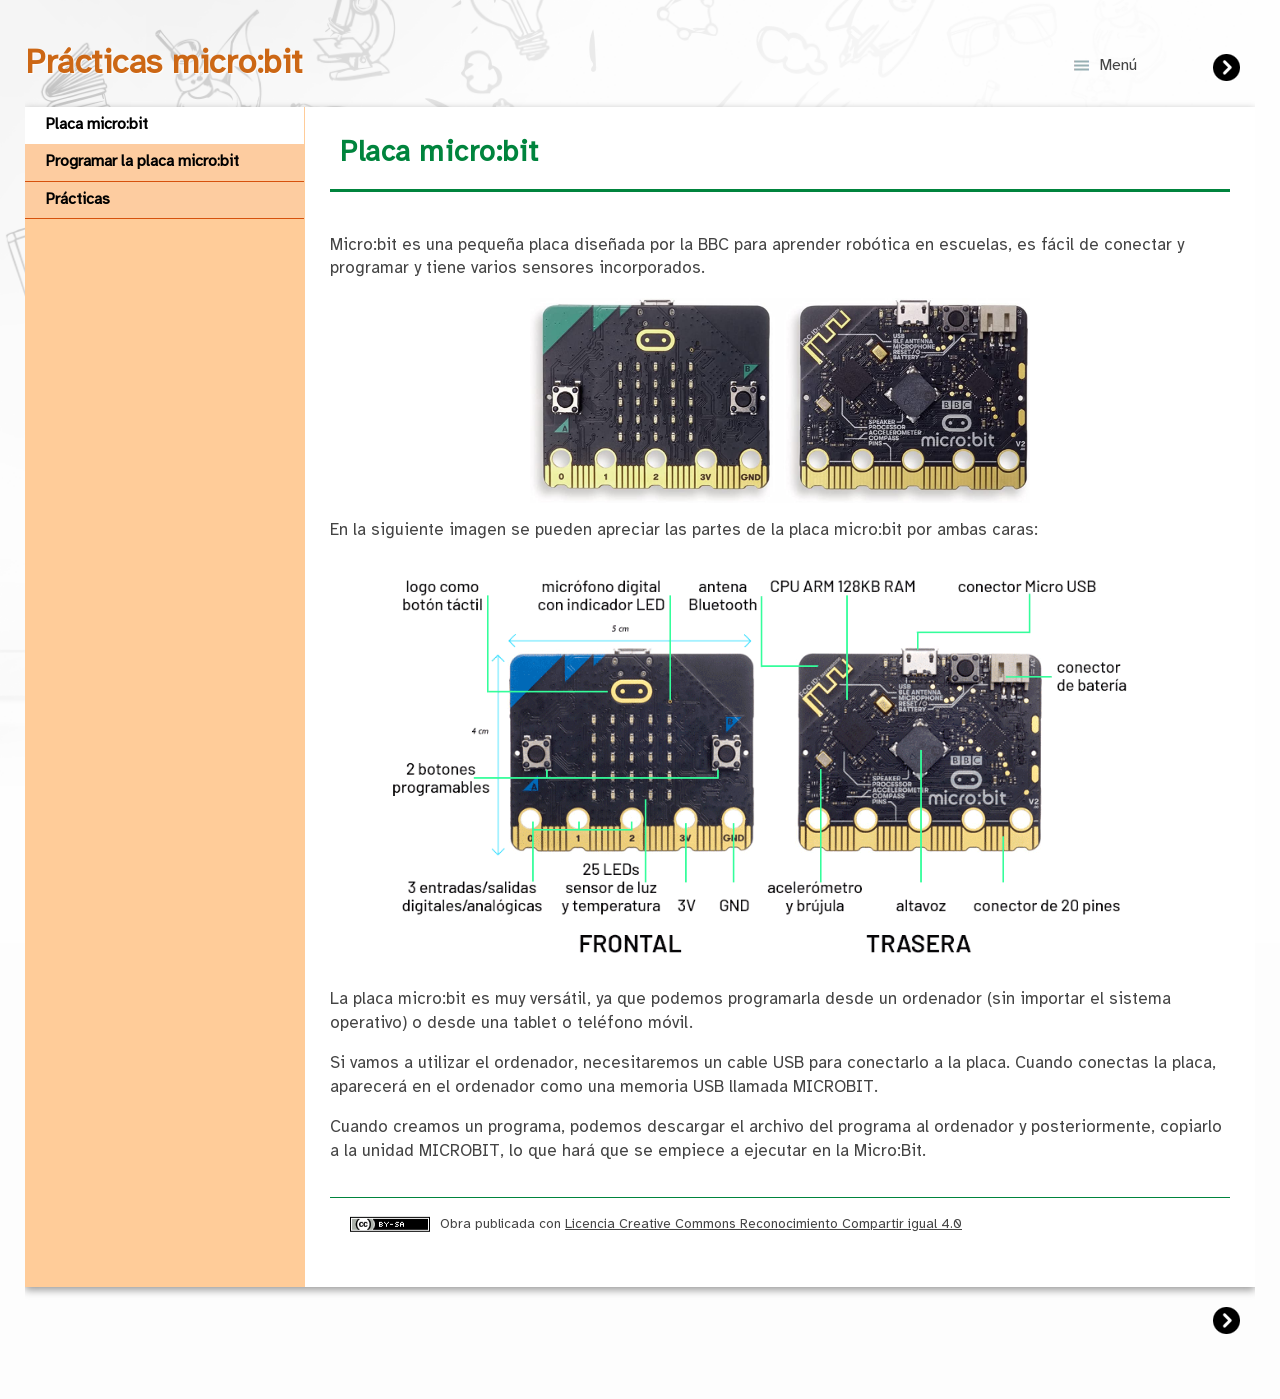
<file: index.html>
<!doctype html>
<html lang="es">
<head>
<link rel="stylesheet" type="text/css" href="base.css" />
<link rel="stylesheet" type="text/css" href="content.css" />
<link rel="stylesheet" type="text/css" href="nav.css" />
<meta http-equiv="content-type" content="text/html;  charset=utf-8" />
<title>Prácticas micro:bit </title>
<link rel="shortcut icon" href="favicon.ico" type="image/x-icon" />
<link rel="license" type="text/html" href="http://creativecommons.org/licenses/by-sa/4.0/" />
<meta name="generator" content="eXeLearning 2.7 - exelearning.net" />
<!--[if lt IE 9]><script type="text/javascript" src="exe_html5.js"></script><![endif]-->
<script type="text/javascript" src="exe_jquery.js"></script>
<script type="text/javascript" src="common_i18n.js"></script>
<script type="text/javascript" src="common.js"></script>
<meta name="viewport" content="width=device-width, initial-scale=1" />
</head>
<body class="exe-web-site" id="exe-node-0"><script type="text/javascript">document.body.className+=" js"</script>
<div id="content">
<p id="skipNav"><a href="#main" class="sr-av">Saltar la navegación</a></p>
<header id="header" ><div id="headerContent">Prácticas micro:bit</div></header>
<nav id="siteNav">
<ul>
   <li id="active"><a href="index.html" class="active daddy main-node">Placa micro:bit</a></li>
   <li><a href="programar_la_placa_microbit.html" class="no-ch">Programar la placa micro:bit</a></li>
   <li><a href="prcticas.html" class="daddy">Prácticas</a>
   <ul class="other-section">
      <li><a href="prctica_1.html" class="no-ch">Práctica 1</a></li>
      <li><a href="prctica_2.html" class="no-ch">Práctica 2</a></li>
      <li><a href="prctica_3.html" class="no-ch">Práctica 3</a></li>
   </ul>
   </li>
</ul>
</nav>
<div id='topPagination'>
<nav class="pagination noprt">
<a href="programar_la_placa_microbit.html" class="next"><span>Siguiente<span> &raquo;</span></span></a>
</nav>
</div>
<div id="main-wrapper">
<section id="main">
<header id="nodeDecoration"><h1 id="nodeTitle">Placa micro:bit</h1></header>
<article class="iDevice_wrapper textIdevice" id="id0">
<div class="iDevice emphasis0" >
<div id="ta0_114_2" class="block iDevice_content">
<div class="exe-text"><p>Micro:bit es una pequeña placa diseñada por la BBC para aprender robótica en escuelas, es fácil de conectar y programar y tiene varios sensores incorporados.</p>
<p><img src="pasted_image_0.png" style="display: block; margin-left: auto; margin-right: auto;" width="500" height="205" /></p>
<p>En la siguiente imagen se pueden apreciar las partes de la placa micro:bit por ambas caras:</p>
<p><img src="pasted_image_1.png" style="display: block; margin-left: auto; margin-right: auto;" width="800" height="412" /></p>
<p>La placa micro:bit es muy versátil, ya que podemos programarla desde un ordenador (sin importar el sistema operativo) o desde una tablet o teléfono móvil.</p>
<p>Si vamos a utilizar el ordenador, necesitaremos un cable USB para conectarlo a la placa. Cuando conectas la placa, aparecerá en el ordenador como una memoria USB llamada MICROBIT.</p>
<p>Cuando creamos un programa, podemos descargar el archivo del programa al ordenador y posteriormente, copiarlo a la unidad MICROBIT, lo que hará que se empiece a ejecutar en la Micro:Bit.</p>
<p></p></div>
</div>
</div>
</article>
<div id="packageLicense" class="cc cc-by-sa">
<p><span>Obra publicada con</span> <a rel="license" href="http://creativecommons.org/licenses/by-sa/4.0/">Licencia Creative Commons Reconocimiento Compartir igual 4.0</a></p>
</div>
</section>
</div>
<div id='bottomPagination'>
<nav class="pagination noprt">
<a href="programar_la_placa_microbit.html" class="next"><span>Siguiente<span> &raquo;</span></span></a>
</nav>
</div>
</div>
<script type="text/javascript" src="_style_js.js"></script></body></html>
</file>
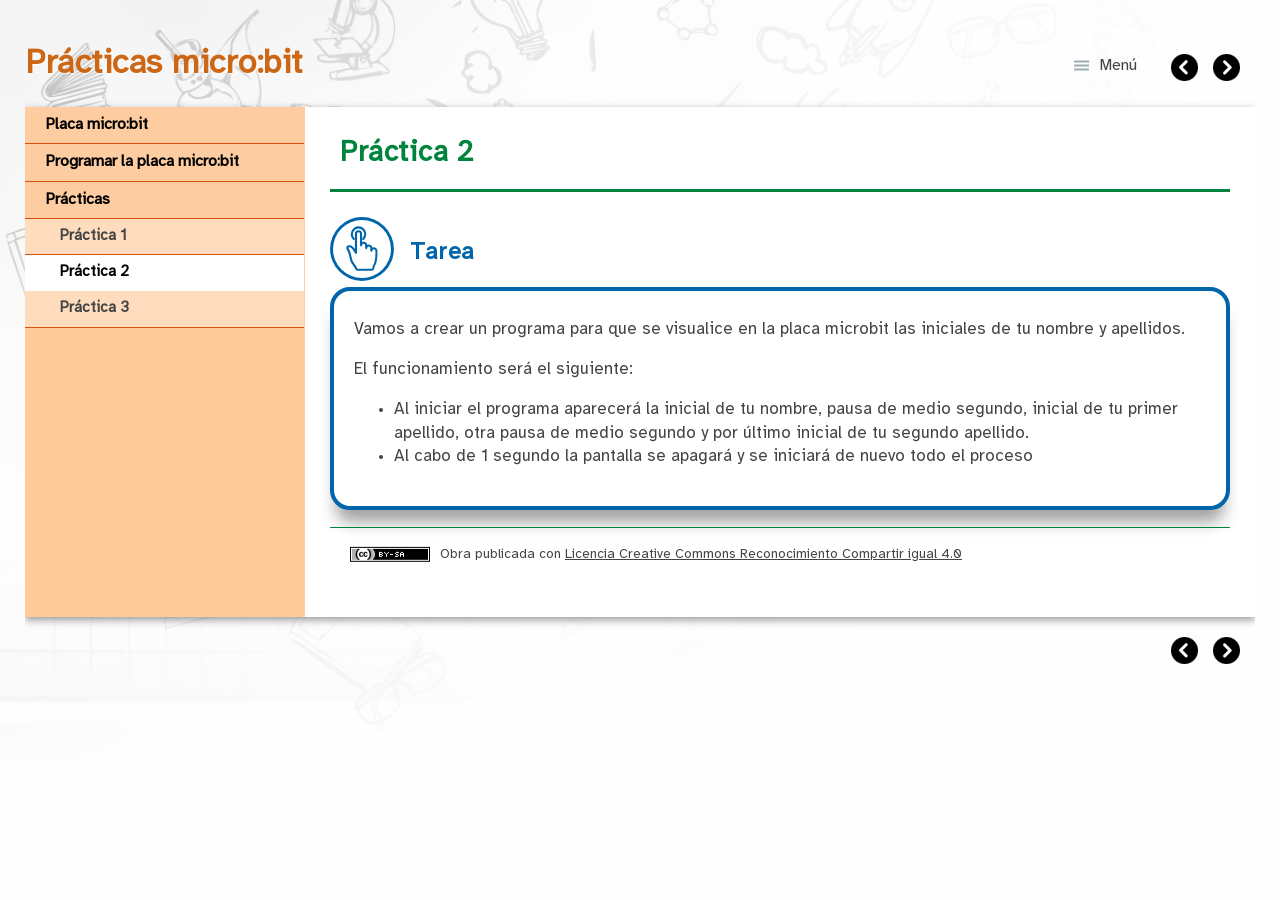
<file: prctica_2.html>
<!doctype html>
<html lang="es">
<head>
<link rel="stylesheet" type="text/css" href="base.css" />
<link rel="stylesheet" type="text/css" href="content.css" />
<link rel="stylesheet" type="text/css" href="nav.css" />
<meta http-equiv="content-type" content="text/html;  charset=utf-8" />
<title>Práctica 2 | Prácticas micro:bit </title>
<link rel="shortcut icon" href="favicon.ico" type="image/x-icon" />
<link rel="license" type="text/html" href="http://creativecommons.org/licenses/by-sa/4.0/" />
<meta name="generator" content="eXeLearning 2.7 - exelearning.net" />
<!--[if lt IE 9]><script type="text/javascript" src="exe_html5.js"></script><![endif]-->
<script type="text/javascript" src="exe_jquery.js"></script>
<script type="text/javascript" src="common_i18n.js"></script>
<script type="text/javascript" src="common.js"></script>
<meta name="viewport" content="width=device-width, initial-scale=1" />
</head>
<body class="exe-web-site" id="exe-node-3"><script type="text/javascript">document.body.className+=" js"</script>
<div id="content">
<p id="skipNav"><a href="#main" class="sr-av">Saltar la navegación</a></p>
<header id="header" ><div id="headerContent">Prácticas micro:bit</div></header>
<nav id="siteNav">
<ul>
   <li><a href="index.html" class="daddy main-node">Placa micro:bit</a></li>
   <li><a href="programar_la_placa_microbit.html" class="no-ch">Programar la placa micro:bit</a></li>
   <li class="current-page-parent"><a href="prcticas.html" class="current-page-parent daddy">Prácticas</a>
   <ul>
      <li><a href="prctica_1.html" class="no-ch">Práctica 1</a></li>
      <li id="active"><a href="prctica_2.html" class="active no-ch">Práctica 2</a></li>
      <li><a href="prctica_3.html" class="no-ch">Práctica 3</a></li>
   </ul>
   </li>
</ul>
</nav>
<div id='topPagination'>
<nav class="pagination noprt">
<a href="prctica_1.html" class="prev"><span><span>&laquo; </span>Anterior</span></a> <span class="sep">| </span><a href="prctica_3.html" class="next"><span>Siguiente<span> &raquo;</span></span></a>
</nav>
</div>
<div id="main-wrapper">
<section id="main">
<header id="nodeDecoration"><h1 id="nodeTitle">Práctica 2</h1></header>
<article class="iDevice_wrapper pblIdevice em_iDevice em_iDevice_activity" id="id3">
<div class="iDevice emphasis1" >
<header class="iDevice_header"><h1 class="iDeviceTitle">Tarea</h1></header>
<div class="iDevice_inner">
<div class="iDevice_content_wrapper">
<div id="ta3_114_2" class="block iDevice_content">
<div class="pbl-task-description"><p>Vamos a crear un programa para que se visualice en la placa microbit las iniciales de tu nombre y apellidos.</p>
<p>El funcionamiento será el siguiente:</p>
<ul>
<li>Al iniciar el programa aparecerá la inicial de tu nombre, pausa de medio segundo, inicial de tu primer apellido, otra pausa de medio segundo y por último inicial de tu segundo apellido.</li>
<li>Al cabo de 1 segundo la pantalla se apagará y se iniciará de nuevo todo el proceso</li>
</ul></div>
</div>
</div>
</div>
</div>
</article>
<div id="packageLicense" class="cc cc-by-sa">
<p><span>Obra publicada con</span> <a rel="license" href="http://creativecommons.org/licenses/by-sa/4.0/">Licencia Creative Commons Reconocimiento Compartir igual 4.0</a></p>
</div>
</section>
</div>
<div id='bottomPagination'>
<nav class="pagination noprt">
<a href="prctica_1.html" class="prev"><span><span>&laquo; </span>Anterior</span></a> <span class="sep">| </span><a href="prctica_3.html" class="next"><span>Siguiente<span> &raquo;</span></span></a>
</nav>
</div>
</div>
<script type="text/javascript" src="_style_js.js"></script></body></html>
</file>
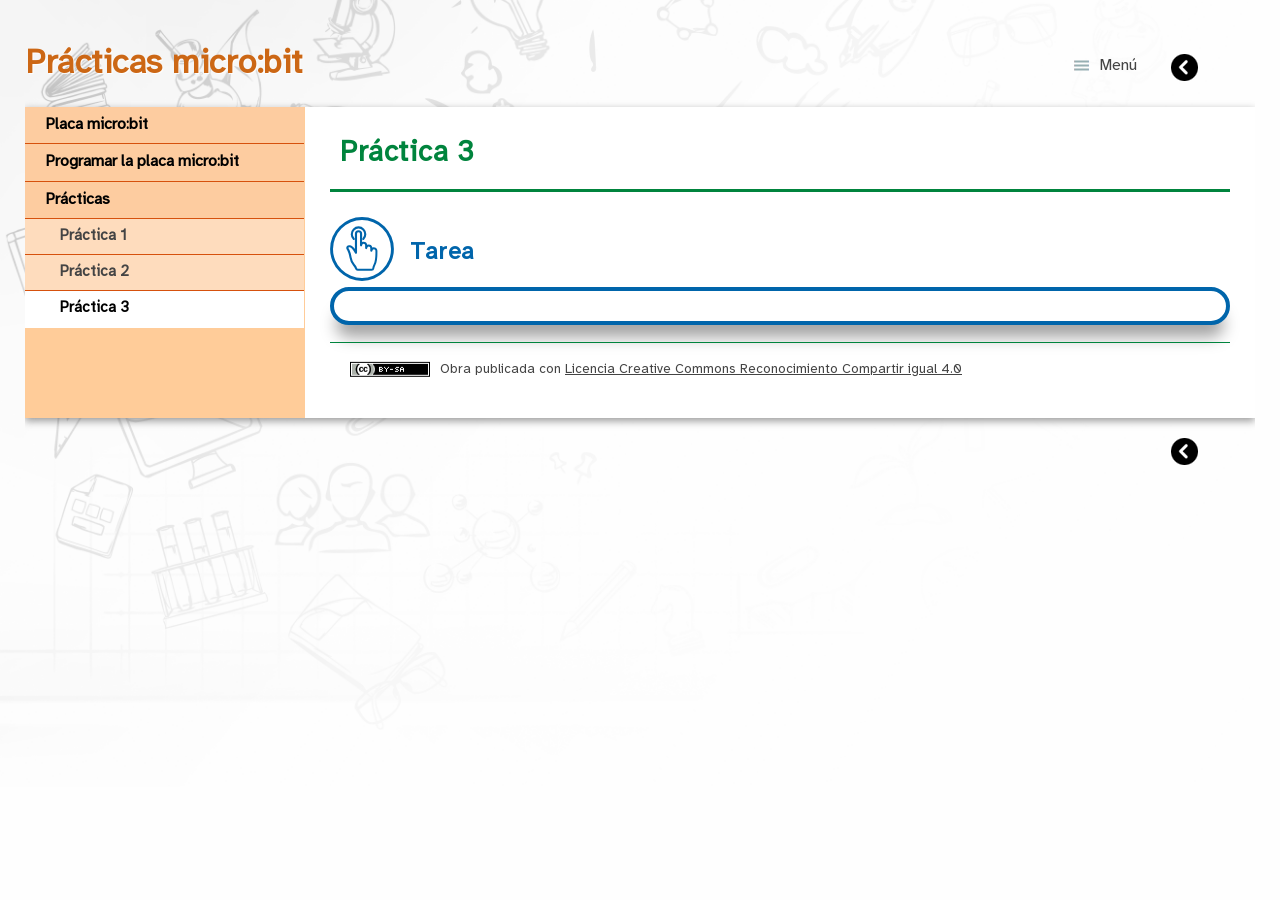
<file: prctica_3.html>
<!doctype html>
<html lang="es">
<head>
<link rel="stylesheet" type="text/css" href="base.css" />
<link rel="stylesheet" type="text/css" href="content.css" />
<link rel="stylesheet" type="text/css" href="nav.css" />
<meta http-equiv="content-type" content="text/html;  charset=utf-8" />
<title>Práctica 3 | Prácticas micro:bit </title>
<link rel="shortcut icon" href="favicon.ico" type="image/x-icon" />
<link rel="license" type="text/html" href="http://creativecommons.org/licenses/by-sa/4.0/" />
<meta name="generator" content="eXeLearning 2.7 - exelearning.net" />
<!--[if lt IE 9]><script type="text/javascript" src="exe_html5.js"></script><![endif]-->
<script type="text/javascript" src="exe_jquery.js"></script>
<script type="text/javascript" src="common_i18n.js"></script>
<script type="text/javascript" src="common.js"></script>
<meta name="viewport" content="width=device-width, initial-scale=1" />
</head>
<body class="exe-web-site" id="exe-node-4"><script type="text/javascript">document.body.className+=" js"</script>
<div id="content">
<p id="skipNav"><a href="#main" class="sr-av">Saltar la navegación</a></p>
<header id="header" ><div id="headerContent">Prácticas micro:bit</div></header>
<nav id="siteNav">
<ul>
   <li><a href="index.html" class="daddy main-node">Placa micro:bit</a></li>
   <li><a href="programar_la_placa_microbit.html" class="no-ch">Programar la placa micro:bit</a></li>
   <li class="current-page-parent"><a href="prcticas.html" class="current-page-parent daddy">Prácticas</a>
   <ul>
      <li><a href="prctica_1.html" class="no-ch">Práctica 1</a></li>
      <li><a href="prctica_2.html" class="no-ch">Práctica 2</a></li>
      <li id="active"><a href="prctica_3.html" class="active no-ch">Práctica 3</a></li>
   </ul>
   </li>
</ul>
</nav>
<div id='topPagination'>
<nav class="pagination noprt">
<a href="prctica_2.html" class="prev"><span><span>&laquo; </span>Anterior</span></a>
</nav>
</div>
<div id="main-wrapper">
<section id="main">
<header id="nodeDecoration"><h1 id="nodeTitle">Práctica 3</h1></header>
<article class="iDevice_wrapper pblIdevice em_iDevice em_iDevice_activity" id="id4">
<div class="iDevice emphasis1" >
<header class="iDevice_header"><h1 class="iDeviceTitle">Tarea</h1></header>
<div class="iDevice_inner">
<div class="iDevice_content_wrapper">
<div id="ta4_115_2" class="block iDevice_content">

</div>
</div>
</div>
</div>
</article>
<div id="packageLicense" class="cc cc-by-sa">
<p><span>Obra publicada con</span> <a rel="license" href="http://creativecommons.org/licenses/by-sa/4.0/">Licencia Creative Commons Reconocimiento Compartir igual 4.0</a></p>
</div>
</section>
</div>
<div id='bottomPagination'>
<nav class="pagination noprt">
<a href="prctica_2.html" class="prev"><span><span>&laquo; </span>Anterior</span></a>
</nav>
</div>
</div>
<script type="text/javascript" src="_style_js.js"></script></body></html>
</file>
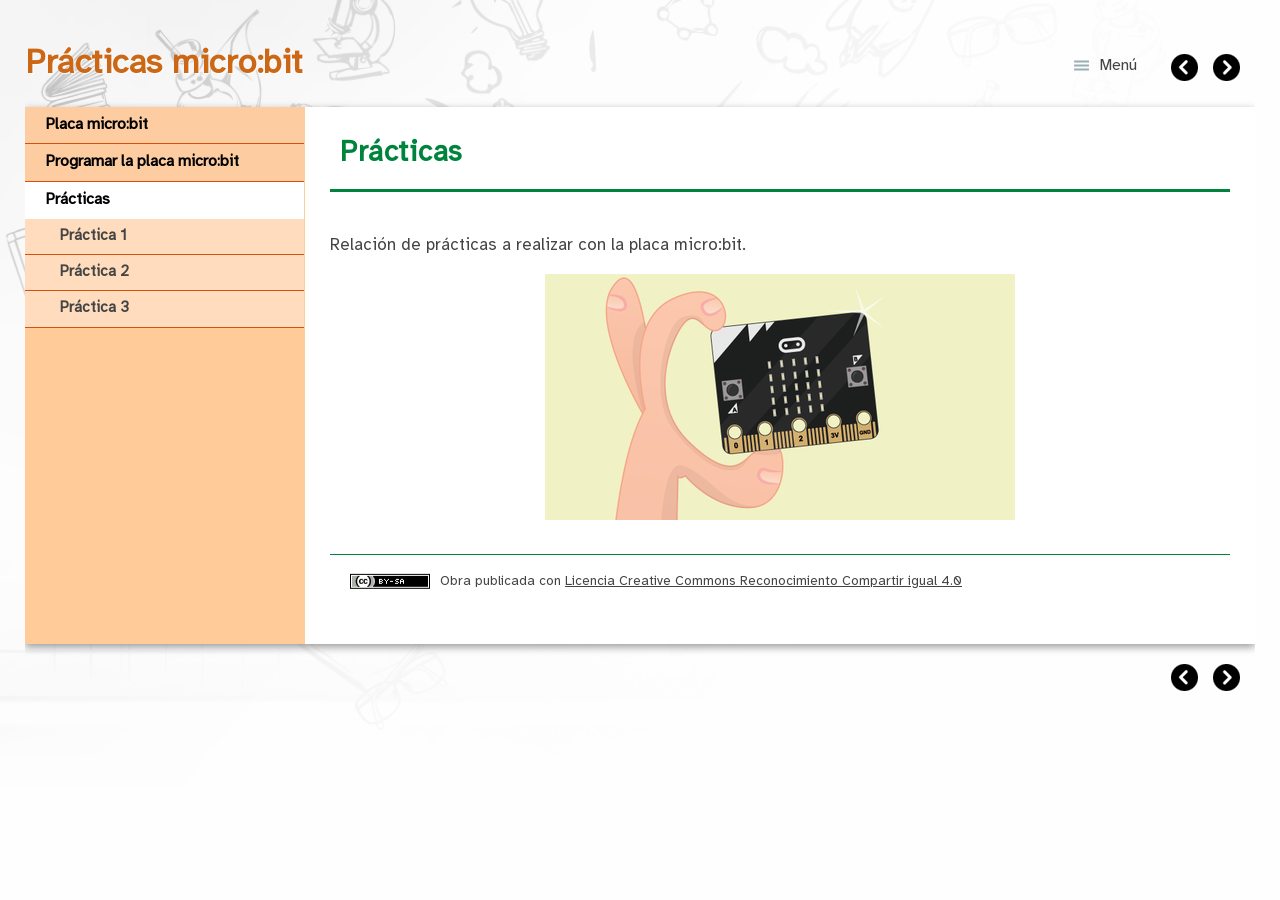
<file: prcticas.html>
<!doctype html>
<html lang="es">
<head>
<link rel="stylesheet" type="text/css" href="base.css" />
<link rel="stylesheet" type="text/css" href="content.css" />
<link rel="stylesheet" type="text/css" href="nav.css" />
<meta http-equiv="content-type" content="text/html;  charset=utf-8" />
<title>Prácticas | Prácticas micro:bit </title>
<link rel="shortcut icon" href="favicon.ico" type="image/x-icon" />
<link rel="license" type="text/html" href="http://creativecommons.org/licenses/by-sa/4.0/" />
<meta name="generator" content="eXeLearning 2.7 - exelearning.net" />
<!--[if lt IE 9]><script type="text/javascript" src="exe_html5.js"></script><![endif]-->
<script type="text/javascript" src="exe_jquery.js"></script>
<script type="text/javascript" src="common_i18n.js"></script>
<script type="text/javascript" src="common.js"></script>
<meta name="viewport" content="width=device-width, initial-scale=1" />
</head>
<body class="exe-web-site" id="exe-node-6"><script type="text/javascript">document.body.className+=" js"</script>
<div id="content">
<p id="skipNav"><a href="#main" class="sr-av">Saltar la navegación</a></p>
<header id="header" ><div id="headerContent">Prácticas micro:bit</div></header>
<nav id="siteNav">
<ul>
   <li><a href="index.html" class="daddy main-node">Placa micro:bit</a></li>
   <li><a href="programar_la_placa_microbit.html" class="no-ch">Programar la placa micro:bit</a></li>
   <li id="active"><a href="prcticas.html" class="active daddy">Prácticas</a>
   <ul>
      <li><a href="prctica_1.html" class="no-ch">Práctica 1</a></li>
      <li><a href="prctica_2.html" class="no-ch">Práctica 2</a></li>
      <li><a href="prctica_3.html" class="no-ch">Práctica 3</a></li>
   </ul>
   </li>
</ul>
</nav>
<div id='topPagination'>
<nav class="pagination noprt">
<a href="programar_la_placa_microbit.html" class="prev"><span><span>&laquo; </span>Anterior</span></a> <span class="sep">| </span><a href="prctica_1.html" class="next"><span>Siguiente<span> &raquo;</span></span></a>
</nav>
</div>
<div id="main-wrapper">
<section id="main">
<header id="nodeDecoration"><h1 id="nodeTitle">Prácticas</h1></header>
<article class="iDevice_wrapper textIdevice" id="id7">
<div class="iDevice emphasis0" >
<div id="ta7_114_2" class="block iDevice_content">
<div class="exe-text"><p>Relación de prácticas a realizar con la placa micro:bit.</p>
<p><img src="RPi_learning_Getting_Started_with_the_micro-bit.png" alt="" style="display: block; margin-left: auto; margin-right: auto;" width="470" height="246" /></p></div>
</div>
</div>
</article>
<div id="packageLicense" class="cc cc-by-sa">
<p><span>Obra publicada con</span> <a rel="license" href="http://creativecommons.org/licenses/by-sa/4.0/">Licencia Creative Commons Reconocimiento Compartir igual 4.0</a></p>
</div>
</section>
</div>
<div id='bottomPagination'>
<nav class="pagination noprt">
<a href="programar_la_placa_microbit.html" class="prev"><span><span>&laquo; </span>Anterior</span></a> <span class="sep">| </span><a href="prctica_1.html" class="next"><span>Siguiente<span> &raquo;</span></span></a>
</nav>
</div>
</div>
<script type="text/javascript" src="_style_js.js"></script></body></html>
</file>
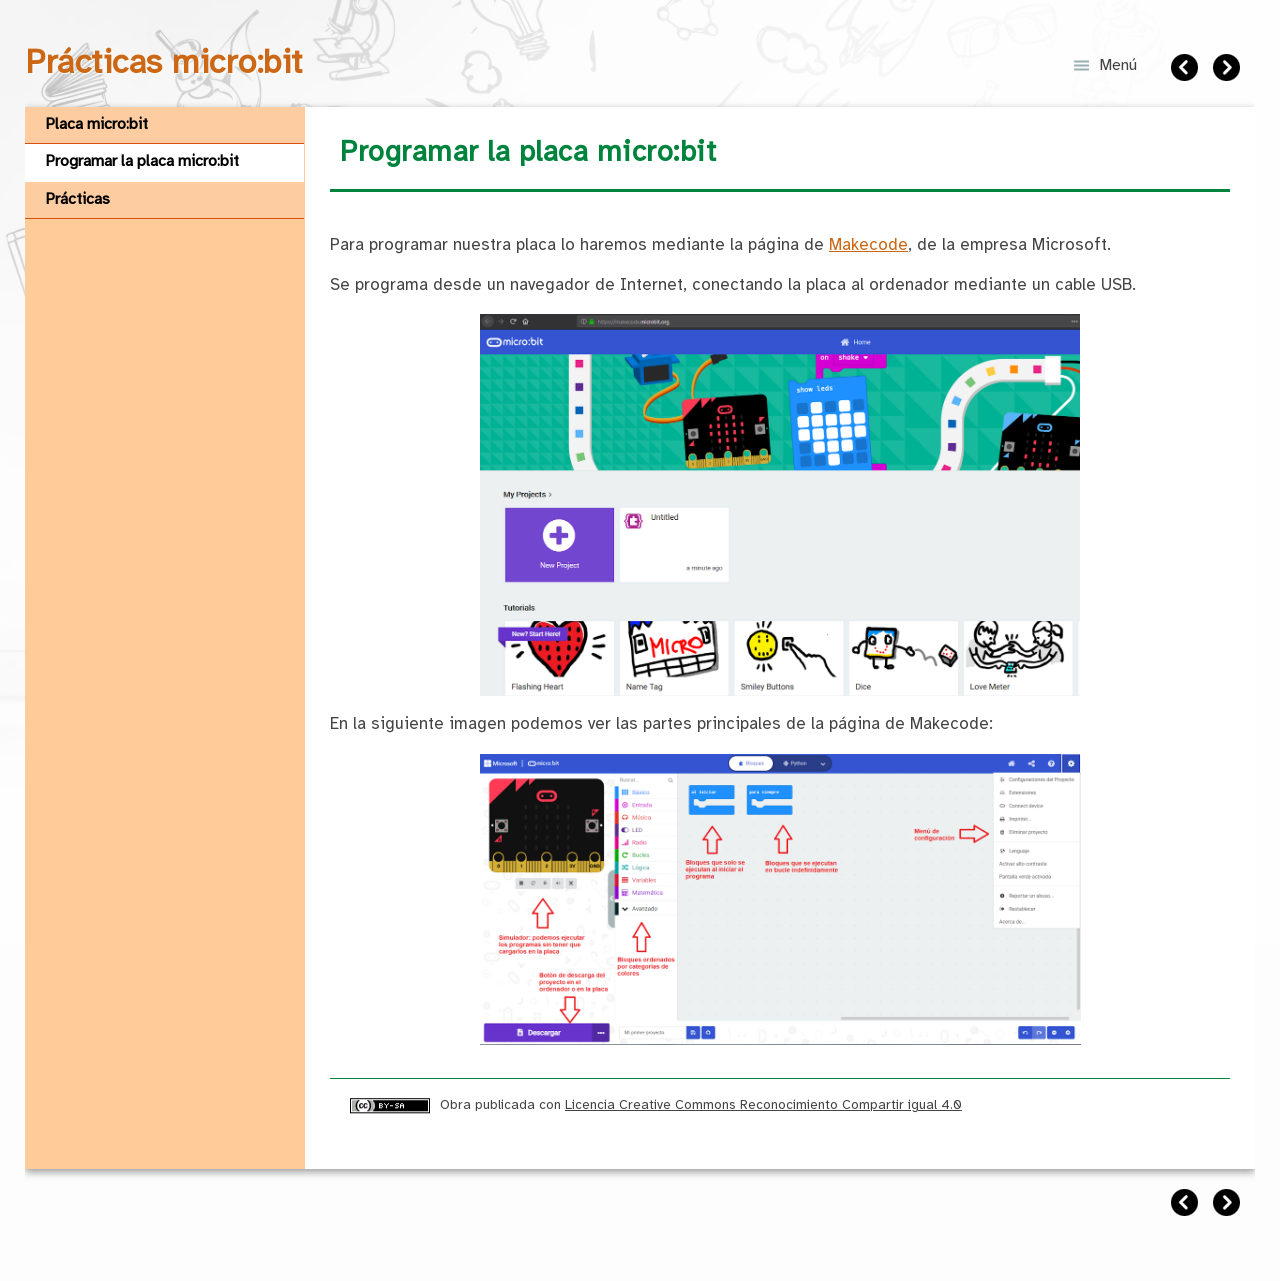
<file: programar_la_placa_microbit.html>
<!doctype html>
<html lang="es">
<head>
<link rel="stylesheet" type="text/css" href="base.css" />
<link rel="stylesheet" type="text/css" href="content.css" />
<link rel="stylesheet" type="text/css" href="nav.css" />
<meta http-equiv="content-type" content="text/html;  charset=utf-8" />
<title>Programar la placa micro:bit | Prácticas micro:bit </title>
<link rel="shortcut icon" href="favicon.ico" type="image/x-icon" />
<link rel="license" type="text/html" href="http://creativecommons.org/licenses/by-sa/4.0/" />
<meta name="generator" content="eXeLearning 2.7 - exelearning.net" />
<!--[if lt IE 9]><script type="text/javascript" src="exe_html5.js"></script><![endif]-->
<script type="text/javascript" src="exe_jquery.js"></script>
<script type="text/javascript" src="common_i18n.js"></script>
<script type="text/javascript" src="common.js"></script>
<meta name="viewport" content="width=device-width, initial-scale=1" />
</head>
<body class="exe-web-site" id="exe-node-5"><script type="text/javascript">document.body.className+=" js"</script>
<div id="content">
<p id="skipNav"><a href="#main" class="sr-av">Saltar la navegación</a></p>
<header id="header" ><div id="headerContent">Prácticas micro:bit</div></header>
<nav id="siteNav">
<ul>
   <li><a href="index.html" class="daddy main-node">Placa micro:bit</a></li>
   <li id="active"><a href="programar_la_placa_microbit.html" class="active no-ch">Programar la placa micro:bit</a></li>
   <li><a href="prcticas.html" class="daddy">Prácticas</a>
   <ul class="other-section">
      <li><a href="prctica_1.html" class="no-ch">Práctica 1</a></li>
      <li><a href="prctica_2.html" class="no-ch">Práctica 2</a></li>
      <li><a href="prctica_3.html" class="no-ch">Práctica 3</a></li>
   </ul>
   </li>
</ul>
</nav>
<div id='topPagination'>
<nav class="pagination noprt">
<a href="index.html" class="prev"><span><span>&laquo; </span>Anterior</span></a> <span class="sep">| </span><a href="prcticas.html" class="next"><span>Siguiente<span> &raquo;</span></span></a>
</nav>
</div>
<div id="main-wrapper">
<section id="main">
<header id="nodeDecoration"><h1 id="nodeTitle">Programar la placa micro:bit</h1></header>
<article class="iDevice_wrapper textIdevice" id="id1">
<div class="iDevice emphasis0" >
<div id="ta1_115_2" class="block iDevice_content">
<div class="exe-text"><p>Para programar nuestra placa lo haremos mediante la página de <a href="https://makecode.microbit.org/#" target="_blank" rel="noopener">Makecode</a>, de la empresa Microsoft.</p>
<p>Se programa desde un navegador de Internet, conectando la placa al ordenador mediante un cable USB.</p>
<p><img src="pasted_image_2.png" alt="" style="display: block; margin-left: auto; margin-right: auto;" width="600" height="382" /></p>
<p>En la siguiente imagen podemos ver las partes principales de la página de Makecode:</p>
<p><img src="pasted_image_3.png" alt="" style="display: block; margin-left: auto; margin-right: auto;" width="601" height="291" /></p></div>
</div>
</div>
</article>
<div id="packageLicense" class="cc cc-by-sa">
<p><span>Obra publicada con</span> <a rel="license" href="http://creativecommons.org/licenses/by-sa/4.0/">Licencia Creative Commons Reconocimiento Compartir igual 4.0</a></p>
</div>
</section>
</div>
<div id='bottomPagination'>
<nav class="pagination noprt">
<a href="index.html" class="prev"><span><span>&laquo; </span>Anterior</span></a> <span class="sep">| </span><a href="prcticas.html" class="next"><span>Siguiente<span> &raquo;</span></span></a>
</nav>
</div>
</div>
<script type="text/javascript" src="_style_js.js"></script></body></html>
</file>
<file: base.css>
/*
eXe
Copyright 2004-2006, University of Auckland
Copyright 2004-2007 eXe Project, New Zealand Tertiary Education Commission
base style sheet for all themes
*/
body{margin:0;padding:0 10px 10px 10px;font-family:arial,verdana,helvetica,sans-serif;font-size:.8em}#header{text-align:left;height:50px;padding-left:20px;font-size:2.2em;font-weight:bold}a{text-decoration:none}a:hover,a:focus{text-decoration:underline}img.submit,img.help,img.info,img.gallery{border:0}li{list-style-position:inside}#nodeDecoration{padding:.1em;border-bottom:0;text-align:right}.block,.feedback{display:block;padding-top:.25em;padding-bottom:.25em}.feedback{font-family:times,serif;font-size:120%}.feedback-button p{margin:0}.emphasis0{padding-left:0;margin:0}.iDeviceTitle{font-weight:bold;position:relative;top:-18px}input.feedbackbutton{margin-top:10px;margin-bottom:10px}.popupDiv{background-color:#EDEFF0;border:2px solid #607489;padding:0 4px 4px 4px;margin-left:15px;text-align:left;z-index:99;border-radius:3px}.popupDivLabel{text-align:center;font:message-box;font-weight:bold;color:#fff;cursor:move;margin:0 -4px;background-image:url(popup_bg.gif)}@media print{.feedback{display:block!important}.feedback.iDevice_solution a{text-decoration:none;color:inherit}.iDevice_solution li span{display:none}div.node,article.node{page-break-after:always}.external-iframe{display:none}.external-iframe-src{display:block!important;margin:2em 0;font-size:.95em;text-align:center}}.external-iframe{border:0}.iDevice a,#siteFooter a,#packageLicense a,.toggle-idevice a{text-decoration:underline}.iDevice a:hover,#siteFooter a:hover,#packageLicense a:hover,.toggle-idevice a:hover{text-decoration:none}.pre-code{background:#112C4A;color:#E7ECF1;font-family:Monaco,Courier,monospace;border-radius:9px;font-size:12px;margin:2em 1em;overflow:auto;padding:20px}.iDevice_content{position:relative;max-width:100%}.exe-epub3 .iDevice_content{position:static}.iDevice_header{background-position:0 50%;background-repeat:no-repeat}.iDevice_header.iDevice_header_noIcon{background-image:none;padding:5px 0}.TrueFalseIdevice label{white-space:nowrap;margin-right:1em;line-height:1.7em}.exe-dl{margin-bottom:2em;margin-left:1.5em}.exe-dl dt{font-weight:bold}.exe-dl dd{margin:1em 1.5em}.js .exe-dl dt{margin:1.2em 0 0 0}.exe-dl dt a{text-decoration:underline}.exe-dl .icon,.exe-dl-toggler a{display:block;width:20px;height:20px;font-size:1.2em;margin-right:1em;line-height:20px;text-align:center;float:left;border-radius:2px;position:relative}.exe-dl-toggler{height:20px;margin:1.5em}.exe-dl-toggler a{margin-left:0;font-weight:bold}.js .exe-dl dd{display:none;padding-left:0;margin:1em 1em 1em 37px}.exe-math{margin:2em 0}.exe-math,.MathJax_Display{text-align:left!important}.exe-math.position-center,.position-center .MathJax_Display,[style*="text-align: center"] .MathJax_Display{text-align:center!important}.exe-math.position-right,.position-right .MathJax_Display,[style*="text-align: right"] .MathJax_Display{text-align:right!important}.js .show-image .exe-math-code,.js .show-code .exe-math-img{display:none}.exe-math-links{font-size:.85em}.exe-figure{margin:2em 0;max-width:100%}.position-center{margin:2em auto}.position-right{margin:2em 0 2em auto}.float-left{float:left;margin:.5em 1.5em 1em 0}.float-right{float:right;margin:.5em 0 1em 2em}.figcaption{padding-top:.2em}.figcaption.header{padding-top:0;padding-bottom:.2em}.exe-layout-2-cols,.exe-layout-3-cols{width:100%}.exe-layout-2-cols .exe-col{float:left;width:49%}.exe-layout-2-cols .exe-col-1{padding-right:1%}.exe-layout-2-cols .exe-col-2{padding-left:1%}.exe-layout-2-30-70 .exe-col{width:69%}.exe-layout-2-30-70 .exe-col-1{width:29%}.exe-layout-2-70-30 .exe-col{width:29%}.exe-layout-2-70-30 .exe-col-1{width:69%}.exe-layout-3-cols .exe-col{float:left;width:32%}.exe-layout-3-cols .exe-col-1,.exe-layout-3-cols .exe-col-2{padding-right:2%}.exe-block-warning{background:#FCF8E3;color:#796034;border:1px solid #FAEBCC;padding:0 1em;border-radius:4px}p.exe-block-warning{padding:1em}.exe-block-alert{background:#ffc;color:#855000;border:1px solid #FFF099;padding:0 1em;border-radius:4px}p.exe-block-alert{padding:1em}.exe-block-danger{background:#FEF0EF;color:#973C3B;border:1px solid #F3DADD;padding:0 1em;border-radius:4px}p.exe-block-danger{padding:1em}.exe-block-info{background:#E1F1F9;color:#2B627D;border:1px solid #C9EDF4;padding:0 1em;border-radius:4px}p.exe-block-info{padding:1em}.exe-block-success{background:#E5F3E0;color:#336634;border:1px solid #DEEDD1;padding:0 1em;border-radius:4px}p.exe-block-success{padding:1em}.exe-block-warning a{color:#4F360A}.exe-block-alert a{color:#5B2600}.exe-block-danger a{color:#6D1211}.exe-block-info a{color:#063853}.exe-block-success a{color:#093C0A}div.exe-block-warning,div.exe-block-alert,div.exe-block-danger,div.exe-block-info,div.exe-block-success{margin:1em 0}.js a.exe-enlarge{position:relative;display:block}.exe-enlarge-icon{display:none;width:30px;height:30px;position:absolute;top:50%;left:50%;margin:-15px 0 0 -15px;border-radius:15px;background:#333;z-index:10;box-shadow:0 0 7px 0 #DDD}.exe-enlarge-icon b{width:30px;height:30px;line-height:30px;text-align:center;display:block;font-size:1.3em;color:#FFF}.exe-enlarge-icon b:before{content:"+"}.js a.exe-enlarge:hover img,.js a.exe-enlarge:focus img{opacity:.7;filter:alpha(opacity=70)}a.exe-enlarge:hover .exe-enlarge-icon,a.exe-enlarge:focus .exe-enlarge-icon{display:block;*display:none}.exe-clear{overflow:auto}.toggle-idevice,.exe-hidden,.js-required,.js .js-hidden,.exe-mindmap-code{display:none}.js .js-required{display:block}#packageLicense{text-align:center}.js #main .iDevice_hint_title{font-size:1em;margin-top:0;font-weight:normal;*margin-top:1em}.iDevice_hint{margin-bottom:1.5em}.iDevice_hint_title a{background-repeat:no-repeat;background-position:0 50%;padding-left:23px;text-decoration:none}.iDevice_hint_content{padding:0 23px}.iDevice_answer{overflow:hidden;*margin:1.5em 0}.iDevice_answer{overflow:hidden}.iDevice_answer p{margin-top:0}.iDevice_answer-field{width:2.5em;float:left}.js .iDevice_answer-content,.js .iDevice_answer-feedback{padding-left:2.5em}.hidden-idevice .image_text{display:none}abbr[title],acronym[title]{text-decoration:none;border-bottom:1px dotted}.pagination.page-counter{text-align:center}.pagination.noprt .sep{display:none}.pagination.noprt .page-counter{margin-right:20px}#topPagination .page-counter{margin-left:20px;margin-right:0}#skipNav{margin:0;position:absolute;width:100%}.sr-av,.js .js-sr-av,#skipNav a,.exe-hidden-accessible,.js .exe-tooltip-text{position:absolute;overflow:hidden;clip:rect(0 0 0 0);clip:rect(0,0,0,0);height:0}#skipNav a{background:#333;color:#fff;padding:.4em .85em}#skipNav a:active,#skipNav a:focus{position:static;overflow:visible;clip:auto;height:auto}.exe-table{background:#fff;margin:2em auto;max-width:100%;border:1px solid #CCC;border-collapse:collapse;border-spacing:0}.exe-table caption{padding:.5em 0;text-align:center;font-style:italic}.exe-table td,.exe-table th{border:1px solid #CCC;margin:0;padding:.5em 1em}.exe-table thead{background:#ddd;color:#000;text-align:left}.exe-table tr:nth-child(2n-1) td,.exe-table tbody tr:nth-child(2n-1) th{background:#F4F4F4}.exe-table tbody tr:nth-child(2n) th{background:#F4F4F4}.exe-table tbody tr:nth-child(2n-1) th{background:#E4E4E4}.exe-table thead+tbody tr:nth-child(2n) th{background:#fff}.exe-table thead+tbody tr:nth-child(2n-1) th{background:#F4F4F4}.exe-table-minimalist{background:#fff;margin:2em auto;border-collapse:collapse}.exe-table-minimalist thead th{color:#000;padding:.6em 1.5em .6em .8em;border-bottom:2px solid #CCC;text-align:left}.exe-table-minimalist td,.exe-table-minimalist tbody th{border-bottom:1px solid #ccc;color:#555;padding:.5em 1.5em .5em .8em}.exe-table-minimalist tbody tr:hover td,.exe-table-minimalist tbody tr:hover th{color:#222}.exe-table-minimalist tr:nth-child(2n-1) td,.exe-table-minimalist tbody tr:nth-child(2n-1) th{background:#F9F9F9}.exe-table-minimalist caption{text-align:center;font-style:italic;border-bottom:2px solid #CCC;padding:.6em 0}body .qtip{font-size:.85em;line-height:1.5em}.qtip .exe-tooltip-text{position:relative;overflow:auto;clip:auto;height:auto}ol.auto-numbered{counter-reset:item}.auto-numbered ol{counter-reset:item}.auto-numbered li{display:block}.auto-numbered li:before{content:counters(item,".") ".- ";counter-increment:item}.exe-quote-cite cite{display:block;text-align:right;margin-top:-.5em}.exe-link-data{font-size:.8em;margin:0 .2em}.exe-link-data abbr{cursor:help}.styled-qc{font-family:Georgia,serif;font-style:italic;margin:1.5em 2.5em;padding:.25em 3.5em;position:relative}.styled-qc:before{display:block;content:"\201C";font-size:5em;position:absolute;left:0;top:-20px}.js .pbl-task-info{visibility:hidden}.pbl-task-info dt{float:left;font-weight:bold;margin-right:.5em}.pbl-task-info{overflow:hidden;margin:1em 0 1.5em 20px;width:auto;float:right;text-align:right}.pbl-task-info dt{margin:0;float:left;clear:left;width:150px}.pbl-task-info dd{margin:0 0 0 150px;text-align:left;padding-left:.5em}.pbl-task-info dd:after{content:'';display:block;clear:both}.pbl-task-description{clear:both}iframe,object,embed{max-width:100%}img,video{max-width:100%;height:auto}@media all and (max-width:992px){.exe-layout-3-cols .exe-col{float:none;width:100%;padding:0}.exe-layout-3-cols .exe-col .exe-figure{margin:2em auto}}@media all and (max-width:780px){.styled-qc{margin:1.5em .5em}.exe-layout-2-cols .exe-col{float:none;width:100%;padding:0}.exe-layout-2-cols .exe-col .exe-figure{margin:2em auto}}#exe-client-search-form{text-align:right;margin-bottom:2em}#exe-client-search-form p{margin:0}#exe-client-search-text{border:1px solid #ddd;padding:5px 10px;width:250px;max-width:60%}#exe-client-search-submit{border:1px solid #ddd;padding:5px 10px;background:#ddd;margin-left:-.4em;color:#333}.exe-client-search-results #nodeTitle,.exe-client-search-results .iDevice_wrapper,#exe-client-search-results,#exe-client-search-reset{display:none}.exe-client-search-results #exe-client-search-results{display:block}.exe-client-search-results #exe-client-search-reset{display:inline;line-height:2em}#exe-client-search-results p{margin-top:1.5em}#exe-client-search-results ul{margin:1.5em 1.5em 3em 1.5em;padding:0;list-style:none}#main #exe-client-search-results li{list-style-image:none;margin-bottom:1.5em}#exe-client-search-results a{font-size:1.15em}.exe-client-search-result{background:yellow}.exe-client-search-read-more{font-size:.7em;margin-left:.2em}#exe-client-search-reset{margin-left:.5em}@media all and (max-width:700px){#exe-client-search-form{text-align:center}}@media all and (max-width:600px){.exe-client-search-results #exe-client-search-reset{display:block;margin:1em 0 0 0}}
</file>
<file: content.css>
/* vietnamese */
@font-face{font-family:'Atkinson Hyperlegible';font-style:normal;font-weight:300;src:local('Atkinson Hyperlegible'),local('EncodeSans-Light'),url(Atkinson-Hyperlegible-Regular-102a.woff2) format('woff2');unicode-range:U+0102-0103,U+0110-0111,U+1EA0-1EF9,U+20AB}
/* latin-ext */
@font-face{font-family:'Atkinson Hyperlegible';font-style:normal;font-weight:300;src:local('Atkinson Hyperlegible'),local('EncodeSans-Light'),url(Atkinson-Hyperlegible-Regular-102a.woff2) format('woff2');unicode-range:U+0100-024F,U+0259,U+1E00-1EFF,U+2020,U+20A0-20AB,U+20AD-20CF,U+2113,U+2C60-2C7F,U+A720-A7FF}
/* latin */
@font-face{font-family:'Atkinson Hyperlegible';font-style:normal;font-weight:300;src:local('Atkinson Hyperlegible'),local('EncodeSans-Light'),url(Atkinson-Hyperlegible-Regular-102a.woff2) format('woff2');unicode-range:U+0000-00FF,U+0131,U+0152-0153,U+02BB-02BC,U+02C6,U+02DA,U+02DC,U+2000-206F,U+2074,U+20AC,U+2122,U+2191,U+2193,U+2212,U+2215,U+FEFF,U+FFFD}
html,body{min-height:100%}
html{padding:0}
body{font:1.05em/1.4 "Atkinson Hyperlegible",Arial,Helvetica,sans-serif;padding:20px;margin:0;text-align:left;color:#444;background:#fff}
input,select,textarea,.feedback{font-family:"Atkinson Hyperlegible",​Arial,Helvetica,sans-serif;font-size:1em}
.pre-code,.highlighted-code{font-family:"Atkinson Hyperlegible",​Arial,Helvetica,sans-serif;font-size:.9em;border-radius:0}
a{color:#cc6715}
/* Header is also in single page */
header#header #headerContent h1{color:#cc6715;border:none;margin-right:75px}
#header h1{margin:0;font-size:1em;color:#00843D}
#emptyHeader,#nodeDecoration{height:auto;font-size:1em;text-align:left;letter-spacing:.5px;padding:16px 25px 16px 10px;border-bottom:3px solid #00843D;margin-bottom:0;background:url(_style_logo.png) no-repeat 100% 50%}
#header{height:auto;font-size:1em;text-align:left;letter-spacing:.5px;padding:16px 25px 16px 0px;border:none;margin-bottom:0;background:url(_style_logo.png) no-repeat 100% 50%}
.exe-single-page #header{font-size:1.55em}
#nodeTitle{font-size:1.55em;margin:0;color:#00843D;padding-right:60px}
#header h1,#nodeTitle{text-shadow:0 0 8px rgba(255,255,255,.6),0 0 5px rgba(255,255,255,.6),0 0 2px rgba(255,255,255,.9)}
#exe-node-0 header.nodeDecoration h1.nodeTitle{color:#fff;background-color:#00843d;padding:5px 5px 5px 15px;margin:5px 0 0 0 !important;border:none!important}
h1#nodeTitle{margin-right:30px}
/* Safe long titles in SCORM */
@media (max-width:420px){
	#header{font-size:21px}
	h1#nodeTitle{margin-right:80px;line-height:1.1em;font-size:21px}
	body .iDeviceTitle{font-size:20px}
	body .iDevice_header .toggle-idevice{position:absolute;right:13px;bottom:48px;margin:0}
}
/* .nodeTitle in single page */
.nodeTitle{padding:5px 0;border-bottom:2px solid #00843D;margin:5px 5px 5px 0;color:#00843D;letter-spacing:.5px;font-size:1.5em;padding-right:60px}
h1{font-size:1.5em;color:#444;letter-spacing:.5px;font-weight:bold}
h2{font-size:1.4em;color:#444;letter-spacing:.5px;font-weight:bold}
h3{font-size:1.35em;color:#444;letter-spacing:.5px;font-weight:bold}
h4{font-size:1.2em;font-weight:bold;color:#444}
h5{font-size:1.1em;font-weight:bold;color:#444}
h6{font-size:1em;font-weight:bold;color:#444}
p{margin:1em 0}
ol,ul{color:#444}
#main{height:auto!important;height:300px;min-height:300px;padding-top:10px}
#main h4{font-size:1.2em}
#main h5{font-size:1.1em}
#main h6{font-size:1em}
.iDevice{margin:25px 0 1em 0}
/* Modals */
#pp_full_res .pp_title{color:#00843D;margin:0;padding:1em 0 .25em 0}
#pp_full_res .pp_inline p{color:#444}
/* SCORM navigation */
.previousnext a.previouslink,
section.previousnext{display:none}

/* Blue iDevices (default) */

/* iDevice title */
.iDeviceTitle{font-size:1.4em;display:inline;font-weight:normal;vertical-align:middle;top:0;color:#2E2E2E;letter-spacing:.5px;font-weight:bold}
.iDeviceTitle:before{content:" ";display:block;width:15px;height:15px}
/* iDevice content */
.iDevice_content{word-wrap:break-word;overflow:auto;text-align:left}
/*.iDevice_inner*/
.iDevice_inner{padding:10px 20px 20px 20px;background:#fff;box-shadow:0px 18px 16px -6px rgba(0,0,0,0.37);border-radius:20px;border:4px solid #0065AB}
.iDeviceTitle{color:#0065AB}
/* iDevice icons */
.iDevice_header{background:url(icon_udl_exp_interactivo.svg) no-repeat 0 50%;padding:5px 0 5px 80px;position:relative;min-height:60px}
.iDevice .iDevice_header.iDevice_header_noIcon{padding:0 0 0 10px;background-image:none}
/* Buttons */
.feedbackbutton,.feedback-button input,.iDevice_buttons input{text-decoration:none;background-color:#0065ab;padding:.3em 1em;color:#fff;transition:background-color 0.4s ease-in-out;display:inline-block;border:none;cursor:pointer}
.feedbackbutton:hover,.feedback-button input:hover,.iDevice_buttons input:hover{background-color:#004b80}

.emphasis0 .feedbackbutton,.emphasis0 .feedback-button input,.emphasis0 .iDevice_buttons input{background-color:#CC6715}
.emphasis0 .feedbackbutton:hover,.emphasis0 .feedback-button input:hover,.emphasis0 .iDevice_buttons input:hover{background-color:#9D4C0A}

.activityIdevice .iDevice_header{background-image:url(icon_udl_exp_actividad.svg)}
.readingIdevice .iDevice_header{background-image:url(icon_udl_exp_lee.svg)}

.iDevice_wrapper[class*='em_iDevice_udl_exp'] .exe-table,
.UDLcontentIdevice-exp .exe-table{border-color:#0065ab}
.iDevice_wrapper[class*='em_iDevice_udl_exp'] .exe-table td,.iDevice_wrapper[class*='em_iDevice_udl_exp'] .exe-table th,
.UDLcontentIdevice-exp .exe-table td,.UDLcontentIdevice-exp .exe-table th{border-color:#0065ab}
.iDevice_wrapper[class*='em_iDevice_udl_exp'] .exe-table thead,
.UDLcontentIdevice-exp .exe-table thead{background:#005088;color:#FFF}

/* Green iDevices */
.iDevice_wrapper[class*='em_iDevice_udl_eng'] .iDeviceTitle,
.objectivesIdevice .iDeviceTitle,
.download-packageIdevice .iDeviceTitle,
.RssIdevice .iDeviceTitle,
.RubricIdevice .iDeviceTitle,
.OrientacionesalumnadofpdIdevice .iDeviceTitle,
.OrientacionestutoriafpdIdevice .iDeviceTitle,
.UDLcontentIdevice-eng .iDeviceTitle{color:#499113}

.iDevice_wrapper[class*='em_iDevice_udl_eng'] .iDevice_inner,
.objectivesIdevice .iDevice_inner,
.download-packageIdevice .iDevice_inner,
.RssIdevice .iDevice_inner,
.RubricIdevice .iDevice_inner,
.OrientacionesalumnadofpdIdevice .iDevice_inner,
.OrientacionestutoriafpdIdevice .iDevice_inner,
.UDLcontentIdevice-eng .iDevice_inner{border-color:#499113}

.objectivesIdevice .iDevice_header{background-image:url(icon_udl_eng_objetivos.svg)}
.download-packageIdevice .iDevice_header{background-image:url(icon_udl_eng_descarga.svg);padding-left:95px}
.RssIdevice .iDevice_header{background-image:url(icon_udl_eng_rss.svg)}
.RubricIdevice .iDevice_header{background-image:url(icon_udl_eng_rubrica.svg)}
.OrientacionesalumnadofpdIdevice .iDevice_header,
.OrientacionestutoriafpdIdevice .iDevice_header{background-image:url(icon_udl_eng_rubrica.svg)}

.iDevice_wrapper[class*='em_iDevice_udl_eng'] .exe-table,
.UDLcontentIdevice-eng .exe-table{background:#fff;border-color:#549b0d}
.iDevice_wrapper[class*='em_iDevice_udl_eng'] .exe-table td,.iDevice_wrapper[class*='em_iDevice_udl_eng'] .exe-table th,
.UDLcontentIdevice-eng .exe-table td,.UDLcontentIdevice-eng .exe-table th{border-color:#549b0d}
.iDevice_wrapper[class*='em_iDevice_udl_eng'] .exe-table thead,
.UDLcontentIdevice-eng .exe-table thead{background:#437c0a;color:#FFF}

.em_iDevice_udl_eng_like .feedbackbutton,.em_iDevice_udl_eng_like .feedback-button input,.em_iDevice_udl_eng_like .iDevice_buttons input,
.UDLcontentIdevice-eng .feedbackbutton,.UDLcontentIdevice-eng .feedback-button input,.UDLcontentIdevice-eng .iDevice_buttons input{background-color:#499113}
.em_iDevice_udl_eng_like .feedbackbutton:hover,.em_iDevice_udl_eng_like .feedback-button input:hover,.em_iDevice_udl_eng_like .iDevice_buttons input:hover,
.UDLcontentIdevice-eng .feedbackbutton:hover,.UDLcontentIdevice-eng .feedback-button input:hover,.UDLcontentIdevice-eng .iDevice_buttons input:hover{background-color:#366c0e}

/* Purple iDevices */
.iDevice_wrapper[class*='em_iDevice_udl_rep'] .iDeviceTitle,
.GalleryIdevice .iDeviceTitle,
.FileAttachIdeviceInc .iDeviceTitle,
.CasopracticofpdIdevice .iDeviceTitle,
.CasestudyIdevice .iDeviceTitle,
.CitasparapensarfpdIdevice .iDeviceTitle,
.ReflectionfpdIdevice .iDeviceTitle,
.ReflectionfpdmodifIdevice .iDeviceTitle,
.ReflectionIdevice .iDeviceTitle,
.EjercicioresueltofpdIdevice .iDeviceTitle,
.ParasabermasfpdIdevice .iDeviceTitle,
.RecomendacionfpdIdevice .iDeviceTitle,
.DebesconocerfpdIdevice .iDeviceTitle,
.preknowledgeIdevice .iDeviceTitle,
.WikipediaIdevice .iDeviceTitle,
.UDLcontentIdevice-rep .iDeviceTitle{color:#A25AC4}

.iDevice_wrapper[class*='em_iDevice_udl_rep'] .iDevice_inner,
.GalleryIdevice .iDevice_inner,
.FileAttachIdeviceInc .iDevice_inner,
.CasopracticofpdIdevice .iDevice_inner,
.CasestudyIdevice .iDevice_inner,
.CitasparapensarfpdIdevice .iDevice_inner,
.ReflectionfpdIdevice .iDevice_inner,
.ReflectionfpdmodifIdevice .iDevice_inner,
.ReflectionIdevice .iDevice_inner,
.EjercicioresueltofpdIdevice .iDevice_inner,
.ParasabermasfpdIdevice .iDevice_inner,
.RecomendacionfpdIdevice .iDevice_inner,
.DebesconocerfpdIdevice .iDevice_inner,
.preknowledgeIdevice .iDevice_inner,
.WikipediaIdevice .iDevice_inner,
.UDLcontentIdevice-rep .iDevice_inner{border-color:#A25AC4}

.GalleryIdevice .iDevice_header{background-image:url(icon_udl_rep_galeria.svg)}
.FileAttachIdeviceInc .iDevice_header{background-image:url(icon_udl_rep_adjunto.svg)}
.CasopracticofpdIdevice .iDevice_header,
.CasestudyIdevice .iDevice_header{background-image:url(icon_udl_rep_caso.svg)}
.CitasparapensarfpdIdevice .iDevice_header,
.ReflectionfpdIdevice .iDevice_header,
.ReflectionfpdmodifIdevice .iDevice_header,
.ReflectionIdevice .iDevice_header{background-image:url(icon_udl_rep_reflexion.svg)}
.EjercicioresueltofpdIdevice .iDevice_header{background-image:url(icon_udl_rep_ejemplo.svg)}
.ParasabermasfpdIdevice .iDevice_header,
.WikipediaIdevice .iDevice_header{background-image:url(icon_udl_rep_informarse.svg)}
.RecomendacionfpdIdevice .iDevice_header{background-image:url(icon_udl_rep_recomienda.svg)}
.DebesconocerfpdIdevice .iDevice_header,
.preknowledgeIdevice .iDevice_header{background-image:url(icon_udl_rep_conocer.svg)}

.iDevice_wrapper[class*='em_iDevice_udl_rep'] .exe-table,
.UDLcontentIdevice-rep .exe-table{background:#fff;border-color:#784aba}
.iDevice_wrapper[class*='em_iDevice_udl_rep'] .exe-table td,.iDevice_wrapper[class*='em_iDevice_udl_rep'] .exe-table th,
.UDLcontentIdevice-rep .exe-table td,.UDLcontentIdevice-rep .exe-table th{border-color:#784aba}
.iDevice_wrapper[class*='em_iDevice_udl_rep'] .exe-table thead,
.UDLcontentIdevice-rep .exe-table thead{background:#5f3996;color:#FFF}

.em_iDevice_udl_rep_like .feedbackbutton,.em_iDevice_udl_rep_like .feedback-button input,.em_iDevice_udl_rep_like .iDevice_buttons input,
.UDLcontentIdevice-rep .feedbackbutton,.UDLcontentIdevice-rep .feedback-button input,.UDLcontentIdevice-rep .iDevice_buttons input{background-color:#a25ac4}
.em_iDevice_udl_rep_like .feedbackbutton:hover,.em_iDevice_udl_rep_like .feedback-button input:hover,.em_iDevice_udl_rep_like .iDevice_buttons input:hover,
.UDLcontentIdevice-rep .feedbackbutton:hover,.UDLcontentIdevice-rep .feedback-button input:hover,.UDLcontentIdevice-rep .iDevice_buttons input:hover{background-color:#7d389e}

.FileAttachIdeviceInc a{color:#412866}

/* Carousel */
.js .exe-carousel h2{color:#7c3f06}
.fx-carousel-pagination a{background:#ee7f1a;text-decoration:none!important;color:#7c3f06;font-weight:bold}
.fx-carousel-pagination a:hover,.fx-carousel-pagination a:focus{text-decoration:none;color:#444}
.fx-carousel-pagination .fx-current a{background:#73D413;color:#444;text-decoration:none}
.fx-carousel-content{display:none;background:#fff;padding:1px 15px .5em 15px;border-radius:5px;margin:0 65px;border:1px solid #444}

/* Pagination */
.js .exe-paginated h2{color:#7c3f06}
.js .fx-pagination a{background:#ee7f1a;text-decoration:none!important;color:#444!important}
.fx-pagination a:hover,.fx-pagination a:focus{color:#444}
.js .fx-pagination .fx-current a{background:#73D413;color:#fff;text-decoration:none!important}
.fx-page-content{background:#fff;border:1px solid #444}

/* Accordion */
.exe-accordion,.exe-accordion *{-webkit-box-sizing:border-box;-moz-box-sizing:border-box;box-sizing:border-box}
.exe-accordion{width:90%;margin:2em 0 2em 5%;border-top:1px solid #cc6715;border-left:1px solid #cc6715;border-right:2px solid #cc6715;border-bottom:2px solid #cc6715}
.js .exe-accordion{overflow:hidden;box-shadow:0px 1px 3px rgba(0,0,0,0.25);border-radius:3px;background:#f1f1f1;width:86%;margin:0px auto}
.fx-accordion-title,.exe-accordion h2{width:100%;padding:15px;display:inline-block;background-color:#fff;transition:all linear 0.15s;color:#cc6715}
a.fx-accordion-title h2:before{content:'+';font-size:1em;background-color:#cc6715;color:white;transition:transform .5s ease-in;position:relative;left:-15px}
a.fx-accordion-title h2:hover:before{content:"\25be";font-size:1em;background-color:#cc6715;color:white;transition:transform .5s ease-in;position:relative;left:-15px}
.fx-accordion-title{border-top:1px solid #cc6715!important}
.fx-accordion-title-0{border-bottom:1px solid #cc6715}
#main .exe-accordion h2{margin:0;font-size:1em;font-weight:bold}
.js .exe-accordion h2{padding:0;border:0;display:block;background:none}
.js .fx-accordion-title{text-decoration:none;padding:10px 15px 10px 0px;color:#cc6715!important;background-color:#fff!important}
.fx-accordion-title.active,.fx-accordion-title:hover{filter:alpha(opacity=90);opacity:.9;text-decoration:none}
.fx-accordion-section:last-child .fx-accordion-title{border-left:20px solid #cc6715!important}
.fx-afx-accordion-titleccordion-content{padding:0 15px;display:none;background-color:#f1f1f1;border-top:1px solid #cc6715}

/* Tabs */
.exe-tabs .fx-tabs a{padding:20px 15px}
.exe-tabs .fx-tabs a:hover,.exe-tabs .fx-tabs a:focus{text-decoration:none}
.fx-tabs .fx-current a{background:#f3f3f3;border-top:5px solid #cc6715;padding:15px}
.exe-tabs .fx-tabs a:before{content:'\229C';padding-right:10px}
.exe-tabs .fx-tab-content{background:#f3f3f3;padding:15px;border-top:5px solid #cc6715;position:relative;z-index:99;bottom:10px}
.exe-tabs .fx-default-panel{border-top-left-radius:0}
.exe-tabs .fx-tabs .fx-current a{background:#f3f3f3;border-top:5px solid #cc6715;padding:15px;color:#cc6715}
.iDevice_content .exe-tabs .fx-tab-content{background:#f3f3f3;border-top:5px solid #cc6715;padding:15px;color:#444}
.exe-tabs .fx-tabs a,.exe-tabs .fx-tabs a:before{color:#cc6715}
.iDevice_wrapper[class*='em_iDevice_udl_eng'] .exe-tabs .fx-tabs .fx-current a{border-top-color:#549b0d;color:#499113}
.iDevice_wrapper[class*='em_iDevice_udl_rep'] .exe-tabs .fx-tabs .fx-current a{border-top-color:#784aba;color:#784aba}
.iDevice_wrapper[class*='em_iDevice_udl_exp'] .exe-tabs .fx-tabs .fx-current a{border-top-color:#0065ab;color:#0065ab}
.iDevice_wrapper[class*='em_iDevice_udl_eng'] .exe-tabs .fx-tab-content{border-top-color:#549b0d;color:#444}
.iDevice_wrapper[class*='em_iDevice_udl_rep'] .exe-tabs .fx-tab-content{border-top-color:#784aba;color:#444}
.iDevice_wrapper[class*='em_iDevice_udl_exp'] .exe-tabs .fx-tab-content{border-top-color:#0065ab;position:relative;z-index:99;bottom:10px;color:#444}
.iDevice_wrapper[class*='em_iDevice_udl_eng'] .exe-tabs .fx-tabs a,.iDevice_wrapper[class*='em_iDevice_udl_eng'] .exe-tabs .fx-tabs a:before{color:#499113}
.iDevice_wrapper[class*='em_iDevice_udl_rep'] .exe-tabs .fx-tabs a,.iDevice_wrapper[class*='em_iDevice_udl_rep'] .exe-tabs .fx-tabs a:before{color:#784aba}
.iDevice_wrapper[class*='em_iDevice_udl_exp'] .exe-tabs .fx-tabs a,.iDevice_wrapper[class*='em_iDevice_udl_exp'] .exe-tabs .fx-tabs a:before{color:#0065ab}

/* Time line */
div.fx-timeline-container{border-left:2px solid #872C1A!important}
.fx-timeline-major h2 a{background-color:#872C1A!important}
.fx-timeline-major h2 a:hover,.fx-timeline-major h2 a:focus{background-color:#9C4938!important}
.fx-timeline-minor h3 a{color:#872C1A!important}
.fx-timeline-minor h3 a:after{content:"\21D8";margin-left:10px;color:#872C1A!important}
.fx-timeline-minor h3 a.open:after{content:"\21D6";margin-left:10px;color:#872C1A!important}
.fx-timeline-minor h3 a:hover,.fx-timeline-minor h3 a:focus{color:#872C1A!important}
.fx-timeline-container a.fx-timeline-expand{color:#7c3f06!important;background:#fff!important;border:1px solid #7c3f06;font-weight:bold}
.fx-timeline-container a.fx-timeline-expand:hover{color:#fff!important;background:#872C1A!important}

/* Note */
.classnote{border:2px solid #444;-webkit-border-bottom-left-radius:20px;-moz-border-radius-bottom-left:20px;border-bottom-left-radius:20px;background:#Fff;padding-left:10px;padding-right:10px;padding-top:5px;margin-top:5px;margin-bottom:20px;width:35.5%;margin-left:63%}
.notetitleex{font:italic bold 14px verdana;cursor:pointer;padding-left:px;padding-bottom:5px;color:#444;border-bottom:none!important}

.exe-download-package-link a{background:#333;color:white}

#siteFooter{font-size:.95em;margin:25px 0}
#siteFooter a{color:#DB0B00}

.ExternalUrlIdevice iframe{border:none}
/* Lightbox */
.exeImageGallery{width:100%}
#lbOverlay{background-color:#e2e2e2}
#lbOuterContainer{border-color:#ddd}

/* base.css */
.block,.feedback{padding:0}
li{list-style-position:outside}
#wikipedia-content ul li{list-style-image:none;margin-bottom:auto}

/* Hide/Show iDevice */
.toggle-idevice{text-align:right;display:block;margin-right:13px;line-height:21px;height:21px}
.iDevice_header .toggle-idevice{position:absolute;right:13px;bottom:13px;margin:0}
.toggle-idevice{margin-top:5px;margin-bottom:0px}
.toggle-idevice a{display:inline-block;width:20px;height:20px;background:url(_style_icons.png) no-repeat 0 -20px}
.toggle-idevice .show-idevice{background-position:0 0}
.toggle-idevice span{position:absolute;overflow:hidden;clip:rect(0,0,0,0);height:0}
.toggle-idevice + .iDevice.emphasis0{margin-top:0}

/* Links */
.iDevice a,#siteFooter a,#packageLicense a,.toggle-idevice a{text-decoration:underline}
.iDevice a:hover,#siteFooter a:hover,#packageLicense a:hover,.toggle-idevice a:hover{text-decoration:none}

/* Licenses */
#packageLicense{text-align:left;font-size:.8em;padding:0 20px;color:#444;line-height:1em;margin:0 0 25px 0;background:#526668;border-top:1px solid #00843d}
#packageLicense p{margin:20px 0}
#packageLicense a{color:#444;text-decoration:underline}
#packageLicense.propietary{position:absolute;overflow:hidden;clip:rect(0,0,0,0);height:0}
#packageLicense.cc{padding:0 20px 10px 110px;background:transparent url(_style_licenses.gif) no-repeat 20px 5px}
#packageLicense.cc-by-sa{background-position:20px -95px}
#packageLicense.cc-by-nd{background-position:20px -195px}
#packageLicense.cc-by-nc{background-position:20px -295px}
#packageLicense.cc-by-nc-sa{background-position:20px -395px}
#packageLicense.cc-by-nc-nd{background-position:20px -495px}
#packageLicense.cc-0{background-position:20px -595px}

/* Hint & Feedback */
.iDevice_hint_content{border:1px solid #cec486;background:#ecf0f1}
.iDevice_inner .feedback,
.iDevice_inner .feedback-right,
.iDevice_inner .feedback-wrong{background:#f2f2f2;border:1px solid #343333;padding:0 1em;margin:1em 0}
.iDevice_inner .iDevice_answer-feedback{background:none;border:none;padding:0;margin:0}
.TrueFalseIdevice .feedback{margin-top:1.5em}

/* Edition */
#activeIdevice .js-idevide-icon-preview{max-width:64px;max-height:64px}
/* iDevice edition buttons */
.exe-authoring-page .em_iDevice .idevice-edition-buttons{left:10px;bottom:-18px}

/* TinyMCE */
.EducaAnd_IMP{color:#499113}
.EducaAnd_EXP{color:#0065ab}
.EducaAnd_COM{color:#784aba}

/* Print */
@media print{
	#header{padding-top:0px!important}
	body{text-align:justify!important;color:#000!important}
	ol,ul{color:#000!important}
	#header #headerContent h1{margin-right:80px!important}
	#exe-node-0 header.nodeDecoration h1.nodeTitle{padding-left:0}
	header.nodeDecoration h1.nodeTitle{page-break-after:none!important}
	#header{height:auto;font-size:1em;text-align:left;letter-spacing:.5px;padding:0px 25px 16px 0px;border:none;margin-bottom:0}
	.nodeDecoration{padding-top:10px}
	#headerContent{min-height:51px;background:url(_style_logo.png) no-repeat 100% 20%;padding-bottom:15px}
	#nodeDecoration,#emptyHeader{color:#000;text-shadow:none;background:none;border:2px solid #CC6715;padding:5px 5px 10px 15px;margin-left:10px}
	#nodeDecoration,#header,#emptyHeader{color:#000;text-shadow:none;background:none;border:none;padding:20px 0}
	#packageLicense{text-align:left;font-size:.8em;padding:0 20px;color:#444;line-height:1em;margin:0 0 25px 0;background:#fff;border-top:1px solid #00843d}
	#packageLicense p{margin:20px 0}
	#packageLicense a{color:#444;text-decoration:underline}
	#packageLicense.propietary{position:absolute;overflow:hidden;clip:rect(0,0,0,0);height:0}
	#packageLicense.cc{padding:0 20px 0px 110px;background:transparent url(_style_licenses.gif) no-repeat 20px 5px}
	#packageLicense.cc-by-sa{background-position:20px -95px}
	#packageLicense.cc-by-nd{background-position:20px -195px}
	#packageLicense.cc-by-nc-sa{background-position:20px -295px}
	#packageLicense.cc-by-nc-nd{background-position:20px -395px}
	#packageLicense.cc-0{background-position:20px -495px}
	#packageLicense,#packageLicense a,#nodeTitle{color:#000}
	.iDevice_header{color-adjust:exact!important;-webkit-print-color-adjust:exact!important}
	.nodeTitle{color:#00843d}
	.iDevice_inner .feedback{background:#fff!important}
	.feedbackbutton,.feedback-button input,.iDevice_buttons input,ul.fx-tabs{display:none!important}
	a{font-weight:bolder;text-decoration:none!important}
	a[href^=http]:after{content:" <" attr(href) "> "}	
	.emphasis0:has(>.iDevice_content>.exe-text>p>.external-iframe-src){margin:0px!important}
	iframe.external-iframe{display:none}
	/* No iframe content */
	 .external-iframe-src{display:block!important;font-size:.70em;text-align:left;padding:5px 10px 10px 50px;text-align:center}
	 .external-iframe-src a:after{content:""}
	.exe-dialog-text{display:block!important}
	.fx-accordion-content,.fx-timeline-event{display:block!important}
	.exe-accordion{width:100%!important;background-color:#fff!important}
	.fx-accordion-section:last-child .fx-accordion-title{padding-left:10px!important}
	.exe-accordion{border:1px solid #fff!important}
	.fx-accordion-title{border-top:1px solid #fff!important}
	body .fx-accordion-title,.exe-accordion h2{font-size:1em}
	.fx-accordion-content{padding:15px 15px 10px 0px}
	.container-wrapper-genially{max-height:800px!important}
	h2.pp_title{color:#00843d}
	a.fx-accordion-title h2:before,a.fx-accordion-title h2:hover{content:none!important}
	.fx-accordion-title-0{border-bottom:1px solid #fff;!important}
	.exe-paginated .fx-pagination,.fx-carousel-pagination .fx-carousel-next,.fx-carousel-pagination .fx-carousel-prev,.fx-carousel-pagination{display:none}
	.fx-page-content{border:none;margin:0px auto;padding:5px}
	.exe-paginated h2,.fx-tab-content h2{margin-top:-30px!important;margin-bottom:0px;color:#872C1A}
	.js .exe-carousel{margin-top:30px}
	.fx-carousel-content{border:none;display:inline;margin-left:-1.2em;margin-right:0px;padding-top:20px}
	.js .exe-carousel h2{margin-top:-1.5em}
	.exe-tabs .fx-tab-content{display:none;background:#fff;padding:15px;border-top:none!important;position:relative;z-index:99;bottom:10px}
	.js .exe-tabs{background-color:white;width:100%;border:none}
	div.node,article.node{page-break-after:always}
	.selecciona-IDevice,.candado-IDevice,.desafio-IDevice,.exe-interactive-video,.rosco-IDevice,.quext-IDevice,.adivina-IDevice,.vquext-IDevice,.auto-geogebra{display:none!important}
	.SeleccionaIdevice h1.iDeviceTitle,.desafioIdevice h1.iDeviceTitle,.candadoIdevice h1.iDeviceTitle,.AdivinaIdevice h1.iDeviceTitle,.QuExtIdevice h1.iDeviceTitle,.RoscoIdevice h1.iDeviceTitle,.VideoQuExtIdevice h1.iDeviceTitle,.SeleccionaIdevice h2.iDeviceTitle,.desafioIdevice h2.iDeviceTitle,.candadoIdevice h2.iDeviceTitle,.AdivinaIdevice h2.iDeviceTitle,.QuExtIdevice h2.iDeviceTitle,.RoscoIdevice h2.iDeviceTitle,.VideoQuExtIdevice h2.iDeviceTitle{color:#0065ab;padding-left:0px!important}
	.SeleccionaIdevice .iDevice_inner,.desafioIdevice .iDevice_inner,.candadoIdevice .iDevice_inner,.AdivinaIdevice .iDevice_inner,.QuExtIdevice .iDevice_inner,.RoscoIdevice .iDevice_inner,.VideoQuExtIdevice .iDevice_inner,.interactive-videoIdevice .iDevice_inner{border:none!important}
	.SeleccionaIdevice:after,.desafioIdevice:after,.candadoIdevice:after,.GeoGebraIdevice:after,.AdivinaIdevice:after,.QuExtIdevice:after,.RoscoIdevice:after,.VideoQuExtIdevice:after,.interactive-videoIdevice:after{content:"—";text-align:center;display:block;margin:1em 0}
	article.node:last-child{page-break-after:initial}
	.iDevice_solution.feedback h1{font-size:12px!important;color:#444}
	.fx-timeline-container a.fx-timeline-expand{display:none}
	.iDevice_destacadofpd{margin-top:40px;border-top:1px solid #2E2e2E!important;border-right:none!important;border-left:none!important;border-bottom:1px solid #2E2e2E!important;box-shadow:none!important;text-align:justify!important}
	.iDevice_inner{margin-top:5px;padding:10px 20px 0px 10px;background:#fff;border-top:1px solid #2E2e2E!important;border-right:none!important;border-left:none!important;border-bottom:1px solid #2E2e2E!important;box-shadow:none!important;text-align:justify!important;border-radius:0px!important}
	.hidden-idevice .iDevice_inner{display:block!important}
	.toggle-idevice{display:none}
	.iDevice_content{text-align:justify!important;color:#000}
	.iDevice_inner p,.iDevice_inner ul li,.iDevice_inner ol li{text-align:justify!important}
	.iDevice{margin:25px 0!important}
	.js .exe-paginated h2,.js .exe-carousel h2{font-size:1.1em}
}
</file>
<file: nav.css>
html,body{min-height:100%}
html{padding:0;background:#fdfdfd}
body{padding:0;text-align:center}
@media all and (min-width:1px){
	body{min-height:100vh;background:#fdfdfd url(_style_bg.png) no-repeat 0 0 fixed;background-size:cover}
}
#lbOverlay{background:#f3f3f3}
#content{width:100%;max-width:1230px;min-width:300px;margin:0 auto;text-align:left;position:relative;padding-bottom:21px}
#main-wrapper{padding:0 25px 1px 305px;background:#fff url(_style_left_column.gif) repeat-y 0 0;box-shadow:rgba(0,0,0,0.4) 0 3px 8px}
.no-nav #main-wrapper{padding-left:25px;background:#fff}
#main{width:100%}
#header,#emptyHeader{border:none;padding:40px 210px 20px 20px;background:none;font-size:2em}
#emptyHeader{height:42px}
#headerContent{color:#cc6715;text-shadow:1px 1px 1px #FFF}
#nodeDecoration{padding:0 30px 0 0;margin:0 0 25px 0;border:none;text-shadow:none;background:none;border-bottom:3px solid #00843D;background:url(_style_logo.png) no-repeat 100% 50%!important}
#nodeTitle{padding:17px 0px 15px 10px;color:#00843D;letter-spacing:.5px;font-size:1.7em;font-weight:bold;margin-right:2.3em}
#siteFooter{padding:5px 20px 20px 20px;text-align:right;margin-top:-56px}
/* Navigation */
#skipNav{font-size:.95em;text-align:center;padding-top:25px}
#skipNav a{padding:5px 15px;background:#3a4749}
#siteNav{width:279px;float:left;padding-right:20px;margin:0px 0 70px 0}
#siteNav ul,#siteNav li{margin:0;padding:0;list-style:none}
#siteNav a{font-size:.95em;display:block;padding:7px 10px 7px 20px;border-bottom:1px solid #d6510d;color:#000;background:#fdcca0;font-weight:bold;text-decoration:none}
#siteNav a:hover,#siteNav a:focus{color:#000;background:#f0a762;border-color:#5A4532}
#siteNav ul ul a{padding-left:35px;font-size:.9em;background:#FEDCBD;border-color:#d6510d;color:#444444}
#siteNav ul ul a:hover,#siteNav ul ul a:focus{background:#FFF5EB;border-color:#AC7949;color:#3a4749;text-decoration:underline}
#siteNav .active{color:#000;text-decoration:none;background:#fff;border-color:#fff}
#siteNav .active:hover{color:#000;text-decoration:none;background:#fff;border-color:#fff;cursor:none}
#siteNav .other-section{display:none}
#siteNav ul ul ul a{padding-left:50px;background-color:#FEDCBD;color:#3a4749}
/* Pagination */
.pagination{text-align:right;font-size:.95em}
.pagination .sep{display:none}
.pagination a{display:block;position:absolute;right:52px;width:32px;height:32px;padding:0;background:url(_style_nav_icons.png) no-repeat 0 0}
body .pagination a{filter:alpha(opacity=100);opacity:1;outline:none}
.pagination a span span{display:none}
.pagination a span{position:absolute;overflow:hidden;clip:rect(0,0,0,0);height:0}
#topPagination{position:absolute;top:3.2em;width:100%}
#topPagination .prev{margin-left:18px}
#topPagination .pagination{text-align:right}
#bottomPagination{padding:20px 20px 71px 0px}
.no-nav #bottomPagination{padding-left:20px}
.pagination .next,.pagination .next:hover,.pagination .next:focus{right:10px;background-position:-50px 0}
/* Page counter */
#topPagination .page-counter{margin-left:16px}
#bottomPagination .page-counter{margin-left:20px;margin-right:0}
.pagination.page-counter{text-align:center}
.pagination.noprt .sep{display:none}
.pagination.noprt .page-counter{margin-right:20px}
#topPagination .page-counter{margin-left:20px;margin-right:0}
.pagination .page-counter{position:absolute;line-height:27px;padding:0;right:206px}
#exe-client-search-form{text-align:left;padding:25px 0 0;margin:0;font-size:.95em}
@media all and (min-width:1230px){
	#bottomPagination,#siteFooter{right:0}
	#topPagination{right:0}
	#header{padding-left:0}
}
/* Autoclear */
#content{overflow:auto}

#header-options{margin:20px 0 0;position:absolute;top:2em;right:100px;z-index:99}
#header-options a{font-size:.95em;margin-left:15px;margin-right:8px;background:transparent url(_style_menu.gif) no-repeat 5px 50%;padding:0 10px 0 32px;color:#444}
#header-options a:hover,#header-options a:focus{color:#7c3f06}
#exe-client-search-text{max-width:50%}
.exe-client-search-result{background:#ecd078;padding:0 2px}
a .exe-client-search-result{color:#00566a}

@media all and (max-width:768px){
	#content{width:100%;border:none;margin:0}
	#main-wrapper{background:#fff}
	#header,#emptyHeader{padding-left:20px;padding-right:20px;background-position:50% 23px}
	#exe-client-search-text{max-width:70%}
	#topPagination{display:none}
	#bottomPagination,.no-nav #bottomPagination{padding:20px 20px 0 20px}
	#siteNav{float:none;width:100%;padding:0;margin:0;font-size:.95em}
	#siteNav a{padding:10px 20px}
	#siteNav ul ul a{padding-left:40px}
	#siteNav ul ul ul a{padding-left:60px}
	#main-wrapper,.no-nav #main-wrapper{padding-left:20px;padding-right:20px}
	#siteFooter,.no-nav #siteFooter{padding:20px;text-align:center;margin:0}
	#content .exe-col{float:none;width:100%;padding:0}
	iframe,object,embed{max-width:100%}
	img,video{max-width:100%;height:auto}
	.pagination{text-align:center;height:35px;position:relative}
	.pagination .prev{position:absolute;left:0;margin:0}
	.pagination .next{position:absolute;right:0}
	#header-options{position:relative;top:0;left:0;margin:0;background:#FFF;font-size:.95em}
	#header-options a{margin-left:0;display:block;width:100%;height:auto;color:#3a4749;border-top:1px solid #dbdbdb;border-bottom:1px solid #dbdbdb;line-height:2.6em;letter-spacing:1px;padding:0;/* text-transform:lowercase */}
	#header-options a span{background:url(_style_menu.gif) no-repeat 18px 50%;padding-left:45px}
	#header-options #print-page{display:none}
	#header-options #toggle-nav{background:none}
	#bottomPagination .page-counter{margin:0;padding-top:5px;display:inline-block}
}
@media print{
	#header,#emptyHeader{margin:0;padding-top:30px;padding-left:0}
	#siteNav,#header-options,.noprt,.toggle-idevice,#exe-client-search{display:none!important}
	#main-wrapper,.no-nav #main-wrapper{padding:20px 0;box-shadow:none}
	body #main,body.no-nav #main{padding:20px 0}
	body #content{background:#FFF}
	#content{max-width:100%}
}
</file>
